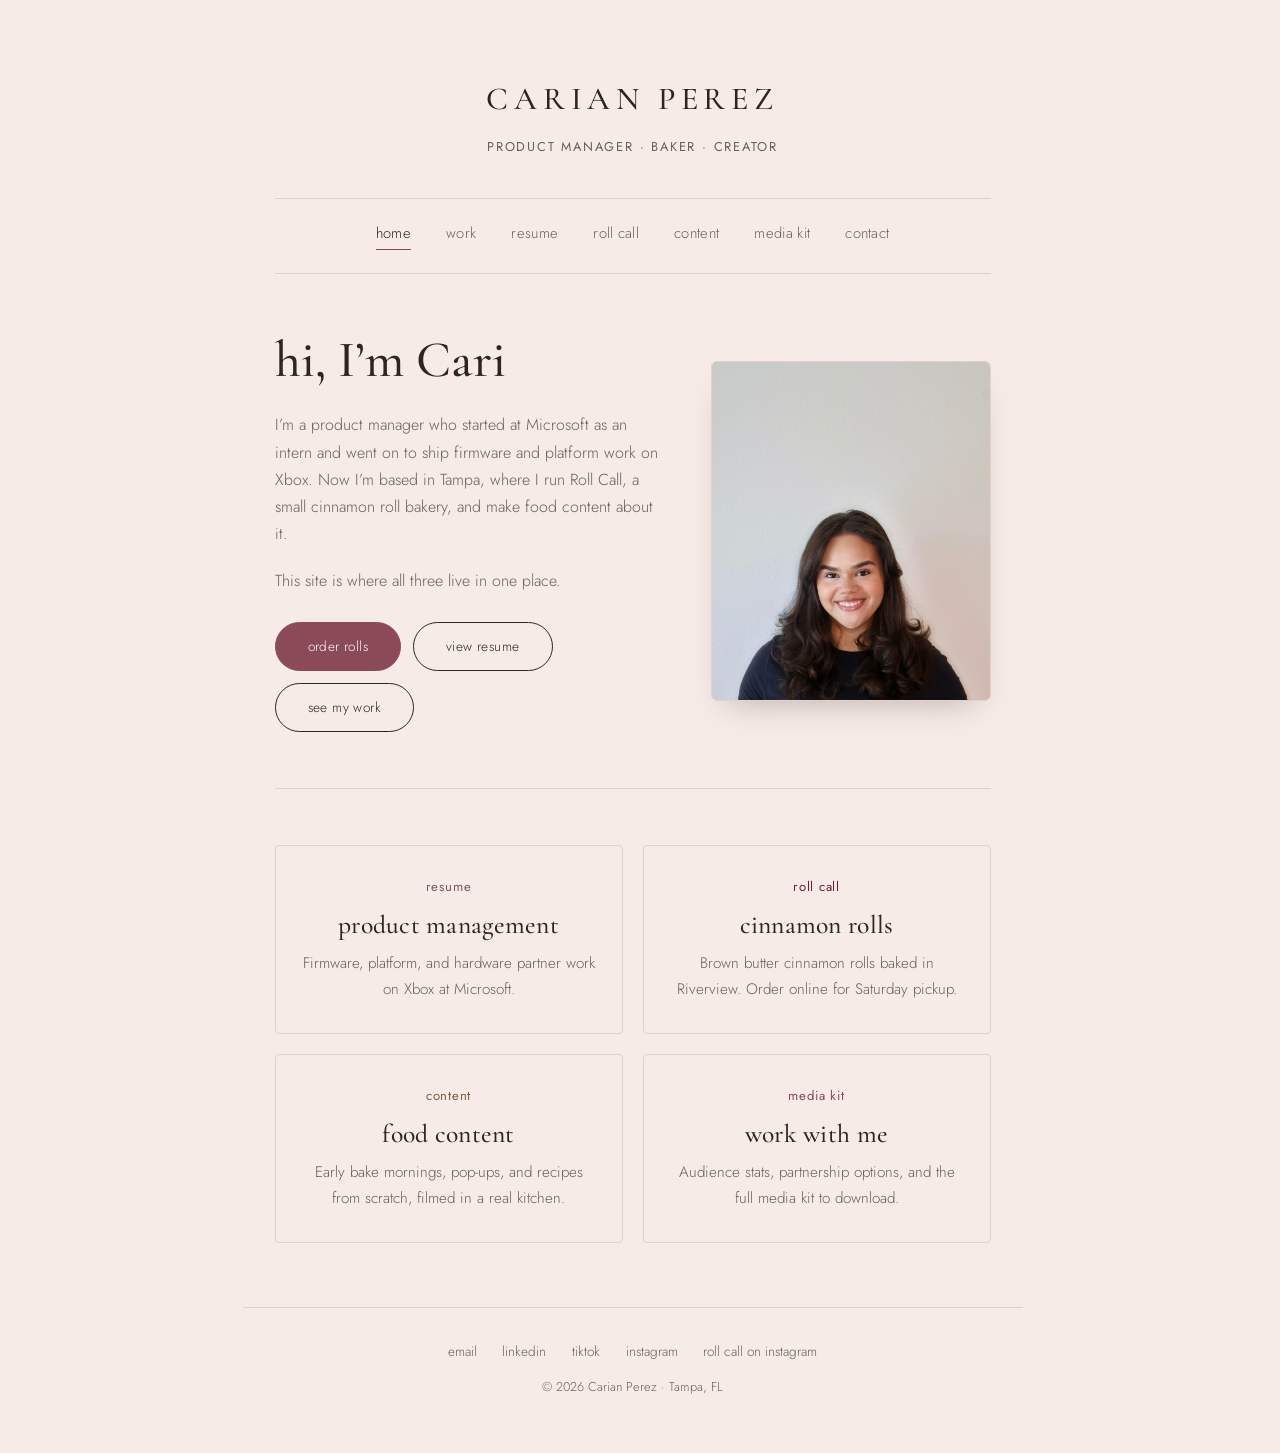
<file: index.html>
<!DOCTYPE html>
<html lang="en">
<head>
<meta charset="UTF-8">
<meta name="viewport" content="width=device-width, initial-scale=1.0">
<title>Carian Perez</title>
<meta name="description" content="Carian Perez is a product manager, baker, and content creator in Tampa, FL. Resume, Roll Call cinnamon rolls, and media kit.">
<meta property="og:title" content="Carian Perez">
<meta property="og:description" content="Carian Perez is a product manager, baker, and content creator in Tampa, FL. Resume, Roll Call cinnamon rolls, and media kit.">
<meta property="og:type" content="website">
<meta property="og:image" content="https://carianperez.github.io/images/profile.jpg">
<meta name="theme-color" content="#F6EBE7">
<link rel="icon" href="data:image/svg+xml,%3Csvg xmlns='http://www.w3.org/2000/svg' viewBox='0 0 64 64'%3E%3Crect width='64' height='64' rx='14' fill='%23F6EBE7'/%3E%3Ctext x='32' y='43' font-family='Georgia,serif' font-size='30' text-anchor='middle' fill='%237C5568'%3ECP%3C/text%3E%3C/svg%3E">
<link rel="preconnect" href="https://fonts.googleapis.com">
<link rel="preconnect" href="https://fonts.gstatic.com" crossorigin>
<link href="https://fonts.googleapis.com/css2?family=Cormorant+Garamond:ital,wght@0,400;0,500;0,600;1,400;1,500&family=Jost:wght@300;400;500&display=swap" rel="stylesheet">
<link rel="stylesheet" href="style.css">
</head>
<body class="theme-kit">
<a class="skip" href="#main">Skip to content</a>
<div class="wrap">

  <header class="mark">
    <a class="name" href="index.html">Carian Perez</a>
    <div class="tagline">product manager &middot; baker &middot; creator</div>
  </header>

  <nav class="topnav" aria-label="Main">
    <a href="index.html" aria-current="page">home</a>
    <a href="work.html">work</a>
    <a href="resume.html">resume</a>
    <a href="bakery.html">roll call</a>
    <a href="ugc.html">content</a>
    <a href="mediakit.html">media kit</a>
    <a href="contact.html">contact</a>
  </nav>

  <main id="main">
    <section class="hero-flex">
      <div class="hero-text">
        <h1>hi, I&rsquo;m Cari</h1>
        <p>I&rsquo;m a product manager who started at Microsoft as an intern and went on to ship firmware and platform work on Xbox. Now I&rsquo;m based in Tampa, where I run Roll Call, a small cinnamon roll bakery, and make food content about it.</p>
        <p>This site is where all three live in one place.</p>
        <div class="cta-row left">
          <a class="btn filled" href="https://roll-call-bakery.square.site/" target="_blank" rel="noopener">order rolls</a>
          <a class="btn" href="resume.html">view resume</a>
          <a class="btn" href="work.html">see my work</a>
        </div>
      </div>
      <div class="hero-photo">
        <img src="images/profile.jpg" alt="Portrait of Cari" width="280" height="340">
      </div>
    </section>

    <hr class="divider">

    <section class="tiles" aria-label="Explore">
      <a class="tile" href="resume.html" style="--tile-accent:var(--resume)">
        <div class="eyebrow">resume</div>
        <h3>product management</h3>
        <p>Firmware, platform, and hardware partner work on Xbox at Microsoft.</p>
      </a>
      <a class="tile" href="bakery.html" style="--tile-accent:var(--bakery)">
        <div class="eyebrow">roll call</div>
        <h3>cinnamon rolls</h3>
        <p>Brown butter cinnamon rolls baked in Riverview. Order online for Saturday pickup.</p>
      </a>
      <a class="tile" href="ugc.html" style="--tile-accent:var(--content)">
        <div class="eyebrow">content</div>
        <h3>food content</h3>
        <p>Early bake mornings, pop-ups, and recipes from scratch, filmed in a real kitchen.</p>
      </a>
      <a class="tile" href="mediakit.html" style="--tile-accent:var(--kit)">
        <div class="eyebrow">media kit</div>
        <h3>work with me</h3>
        <p>Audience stats, partnership options, and the full media kit to download.</p>
      </a>
    </section>
  </main>

</div>

<footer class="site-footer">
  <div class="links">
    <a href="mailto:carianjperez@gmail.com">email</a>
    <a href="https://www.linkedin.com/in/CarianPerez" target="_blank" rel="noopener">linkedin</a>
    <a href="https://www.tiktok.com/@carianperez" target="_blank" rel="noopener">tiktok</a>
    <a href="https://instagram.com/creating.cari" target="_blank" rel="noopener">instagram</a>
    <a href="https://instagram.com/eatrollcall" target="_blank" rel="noopener">roll call on instagram</a>
  </div>
  <p>&copy; 2026 Carian Perez &middot; Tampa, FL</p>
</footer>
</body>
</html>
</file>
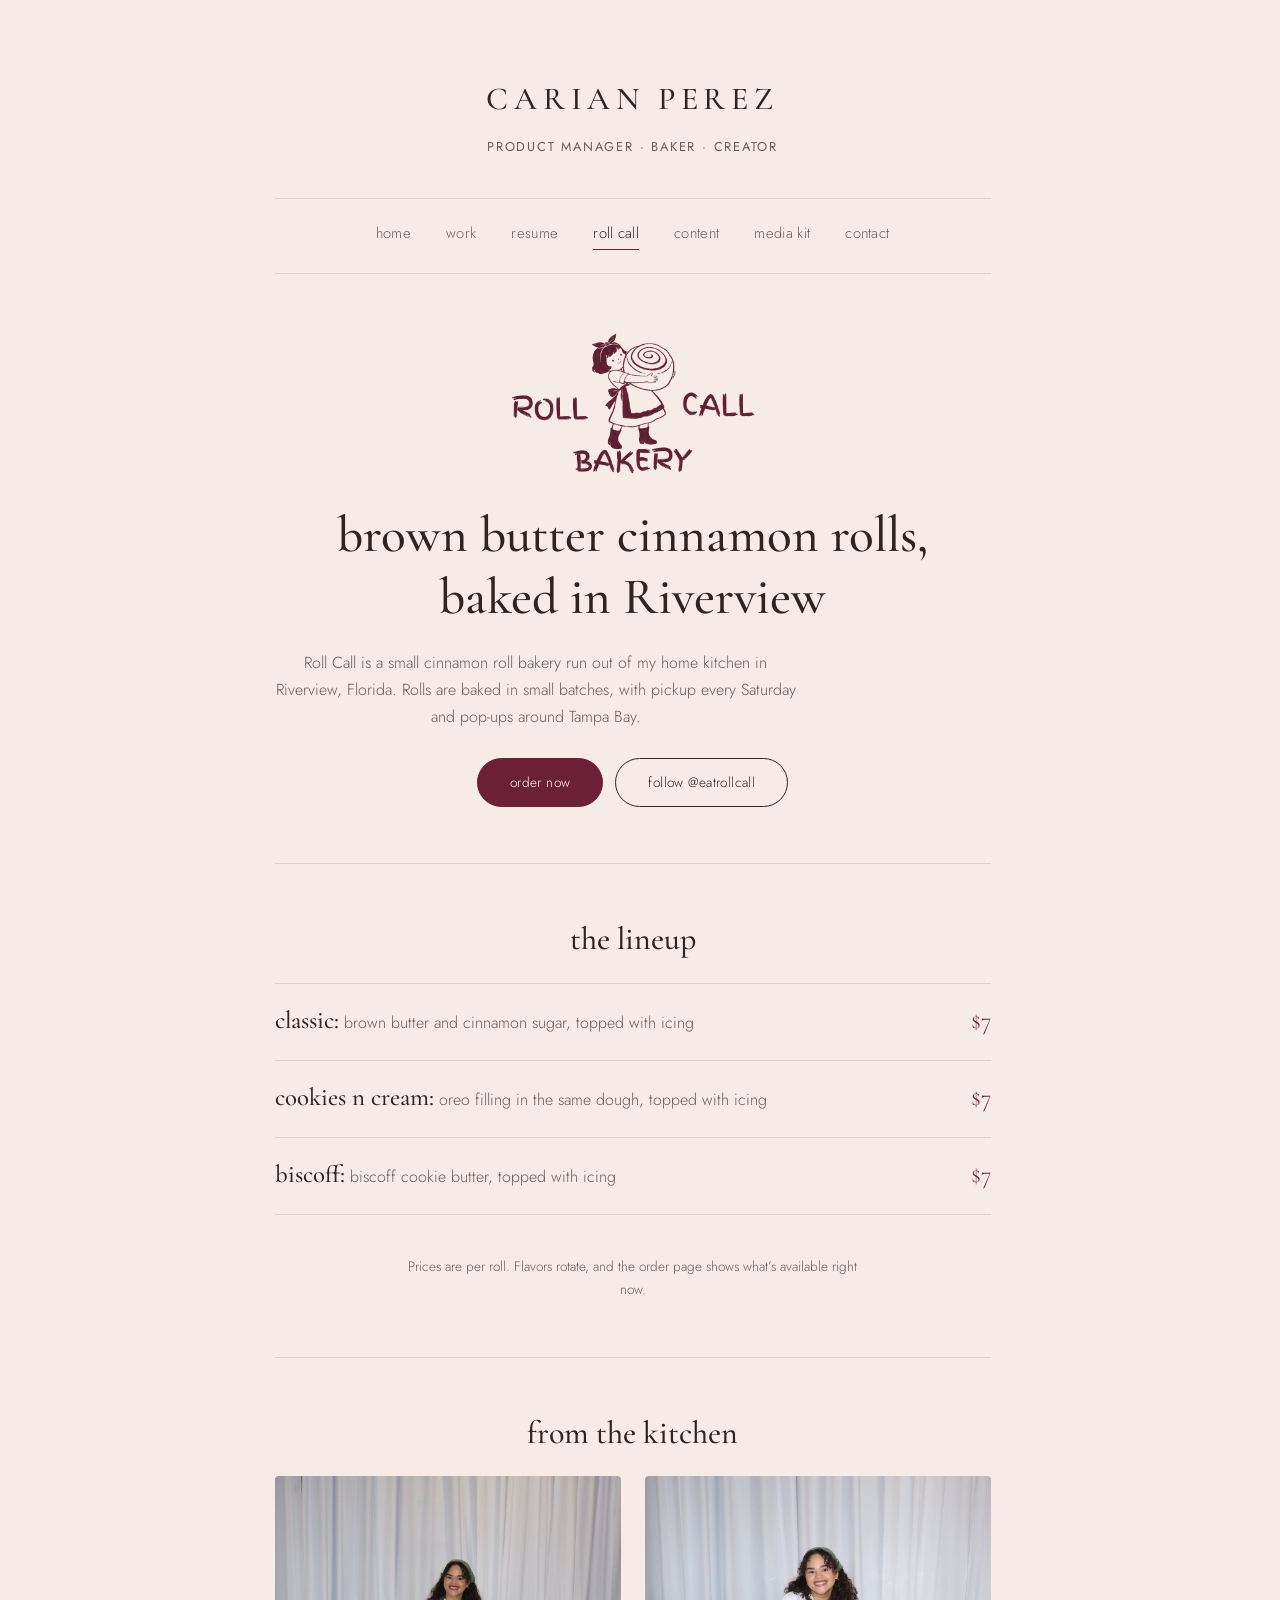
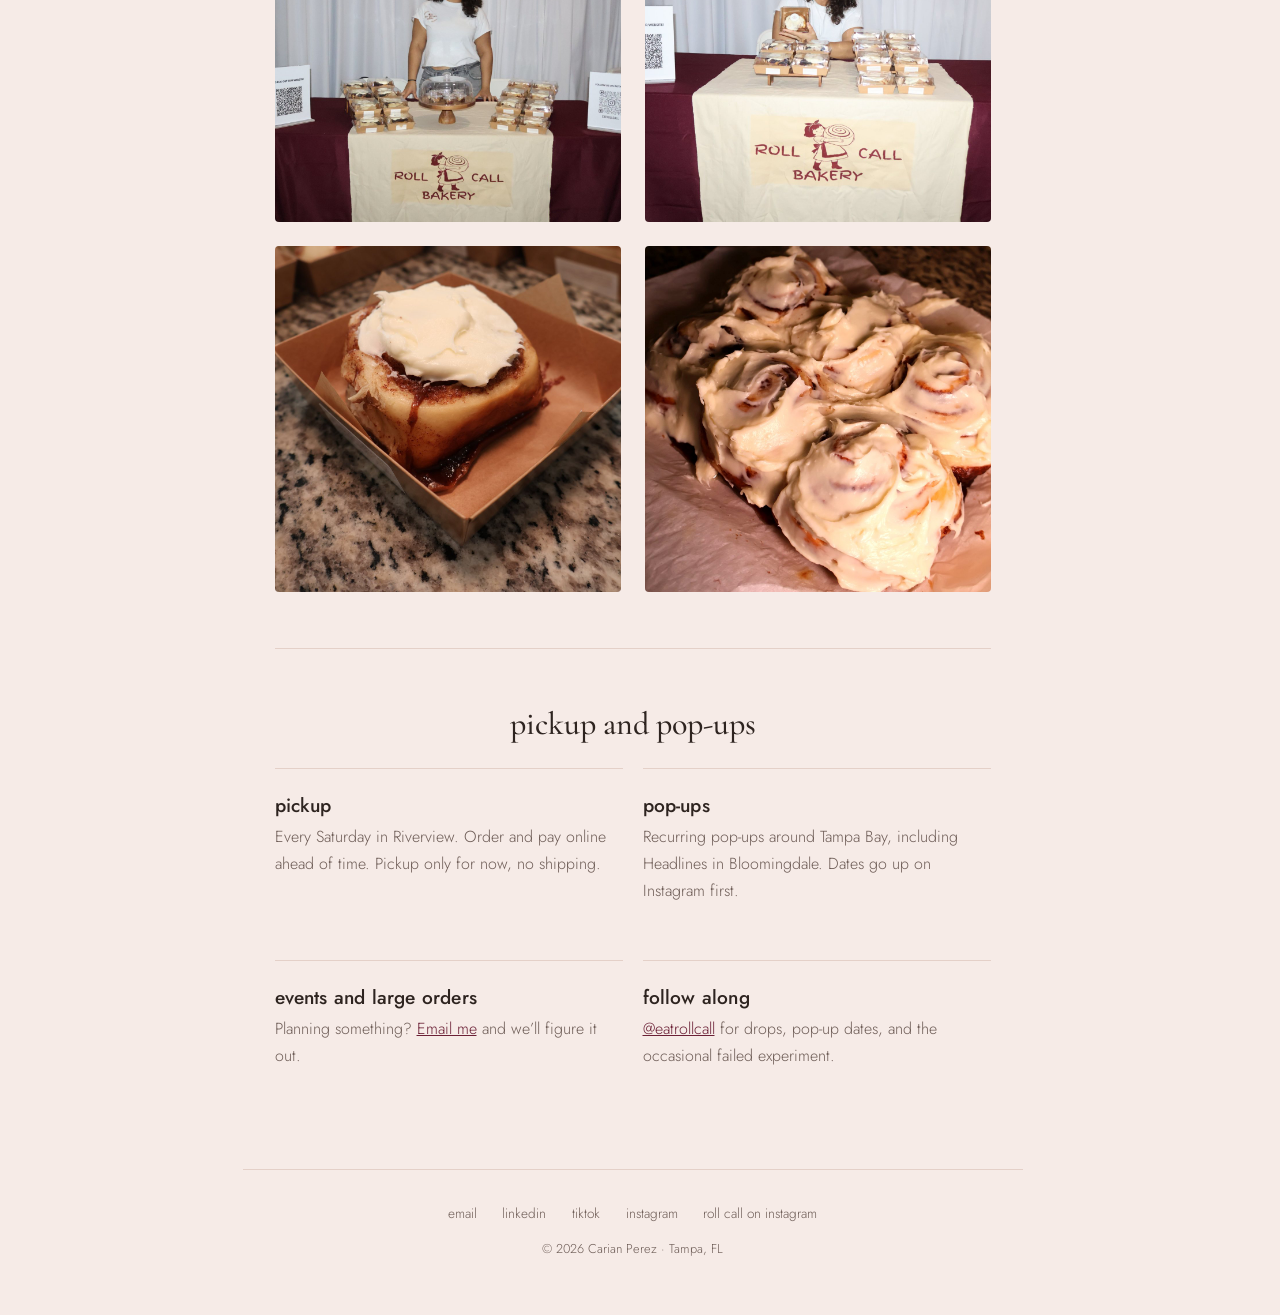
<file: bakery.html>
<!DOCTYPE html>
<html lang="en">
<head>
<meta charset="UTF-8">
<meta name="viewport" content="width=device-width, initial-scale=1.0">
<title>Roll Call | Carian Perez</title>
<meta name="description" content="Roll Call is a small cinnamon roll bakery in Riverview, FL. Brown butter cinnamon rolls, $7 each, order online for Saturday pickup.">
<meta property="og:title" content="Roll Call | Carian Perez">
<meta property="og:description" content="Roll Call is a small cinnamon roll bakery in Riverview, FL. Brown butter cinnamon rolls, $7 each, order online for Saturday pickup.">
<meta property="og:type" content="website">
<meta property="og:image" content="https://carianperez.github.io/images/rollcall-popup.jpg">
<meta name="theme-color" content="#F6EBE7">
<link rel="icon" href="data:image/svg+xml,%3Csvg xmlns='http://www.w3.org/2000/svg' viewBox='0 0 64 64'%3E%3Crect width='64' height='64' rx='14' fill='%23F6EBE7'/%3E%3Ctext x='32' y='43' font-family='Georgia,serif' font-size='30' text-anchor='middle' fill='%237C5568'%3ECP%3C/text%3E%3C/svg%3E">
<link rel="preconnect" href="https://fonts.googleapis.com">
<link rel="preconnect" href="https://fonts.gstatic.com" crossorigin>
<link href="https://fonts.googleapis.com/css2?family=Cormorant+Garamond:ital,wght@0,400;0,500;0,600;1,400;1,500&family=Jost:wght@300;400;500&display=swap" rel="stylesheet">
<link rel="stylesheet" href="style.css">
</head>
<body class="theme-bakery">
<a class="skip" href="#main">Skip to content</a>
<div class="wrap">

  <header class="mark">
    <a class="name" href="index.html">Carian Perez</a>
    <div class="tagline">product manager &middot; baker &middot; creator</div>
  </header>

  <nav class="topnav" aria-label="Main">
    <a href="index.html">home</a>
    <a href="work.html">work</a>
    <a href="resume.html">resume</a>
    <a href="bakery.html" aria-current="page">roll call</a>
    <a href="ugc.html">content</a>
    <a href="mediakit.html">media kit</a>
    <a href="contact.html">contact</a>
  </nav>

  <main id="main">
    <section class="intro">
      <img class="brand-logo" src="images/rollcall-logo.png" alt="Roll Call Bakery logo: a girl in an apron hugging a giant cinnamon roll" width="806" height="476">
      <h1>brown butter cinnamon rolls, baked in Riverview</h1>
      <p>Roll Call is a small cinnamon roll bakery run out of my home kitchen in Riverview, Florida. Rolls are baked in small batches, with pickup every Saturday and pop-ups around Tampa Bay.</p>
      <div class="cta-row">
        <a class="btn filled" href="https://roll-call-bakery.square.site/" target="_blank" rel="noopener">order now</a>
        <a class="btn" href="https://instagram.com/eatrollcall" target="_blank" rel="noopener">follow @eatrollcall</a>
      </div>
    </section>

    <hr class="divider">

    <section>
      <h2 class="section-title">the lineup</h2>
      <ul class="lineup">
        <li><span class="text"><strong class="item">classic:</strong> brown butter and cinnamon sugar, topped with icing</span><span class="price">$7</span></li>
        <li><span class="text"><strong class="item">cookies n cream:</strong> oreo filling in the same dough, topped with icing</span><span class="price">$7</span></li>
        <li><span class="text"><strong class="item">biscoff:</strong> biscoff cookie butter, topped with icing</span><span class="price">$7</span></li>
      </ul>
      <p class="fine">Prices are per roll. Flavors rotate, and the order page shows what&rsquo;s available right now.</p>
    </section>

    <section>
      <hr class="divider">
      <h2 class="section-title">from the kitchen</h2>
      <div class="gallery">
        <figure><img src="images/rollcall-popup.jpg" alt="Cari smiling behind the Roll Call Bakery pop-up table, with boxed cinnamon rolls on both sides of a cake stand and the Roll Call banner on the front" width="1200" height="1200" loading="lazy" decoding="async"></figure>
        <figure><img src="images/rollcall-holding.jpg" alt="Cari holding up a boxed cinnamon roll at the Roll Call Bakery table" width="1200" height="1200" loading="lazy" decoding="async"></figure>
        <figure><img src="images/rollcall-box.jpg" alt="A single iced cinnamon roll in a kraft box, with more boxed rolls behind it" width="1200" height="1200" loading="lazy" decoding="async"></figure>
        <figure><img src="images/rollcall-tray.jpg" alt="A pan of iced cinnamon rolls on parchment" width="1200" height="1200" loading="lazy" decoding="async"></figure>
      </div>
    </section>

    <hr class="divider">

    <section>
      <h2 class="section-title">pickup and pop-ups</h2>
      <div class="info-grid">
        <div class="info">
          <h3>pickup</h3>
          <p>Every Saturday in Riverview. Order and pay online ahead of time. Pickup only for now, no shipping.</p>
        </div>
        <div class="info">
          <h3>pop-ups</h3>
          <p>Recurring pop-ups around Tampa Bay, including Headlines in Bloomingdale. Dates go up on Instagram first.</p>
        </div>
        <div class="info">
          <h3>events and large orders</h3>
          <p>Planning something? <a href="mailto:carianjperez@gmail.com">Email me</a> and we&rsquo;ll figure it out.</p>
        </div>
        <div class="info">
          <h3>follow along</h3>
          <p><a href="https://instagram.com/eatrollcall" target="_blank" rel="noopener">@eatrollcall</a> for drops, pop-up dates, and the occasional failed experiment.</p>
        </div>
      </div>
    </section>
  </main>

</div>

<footer class="site-footer">
  <div class="links">
    <a href="mailto:carianjperez@gmail.com">email</a>
    <a href="https://www.linkedin.com/in/CarianPerez" target="_blank" rel="noopener">linkedin</a>
    <a href="https://www.tiktok.com/@carianperez" target="_blank" rel="noopener">tiktok</a>
    <a href="https://instagram.com/creating.cari" target="_blank" rel="noopener">instagram</a>
    <a href="https://instagram.com/eatrollcall" target="_blank" rel="noopener">roll call on instagram</a>
  </div>
  <p>&copy; 2026 Carian Perez &middot; Tampa, FL</p>
</footer>
</body>
</html>
</file>
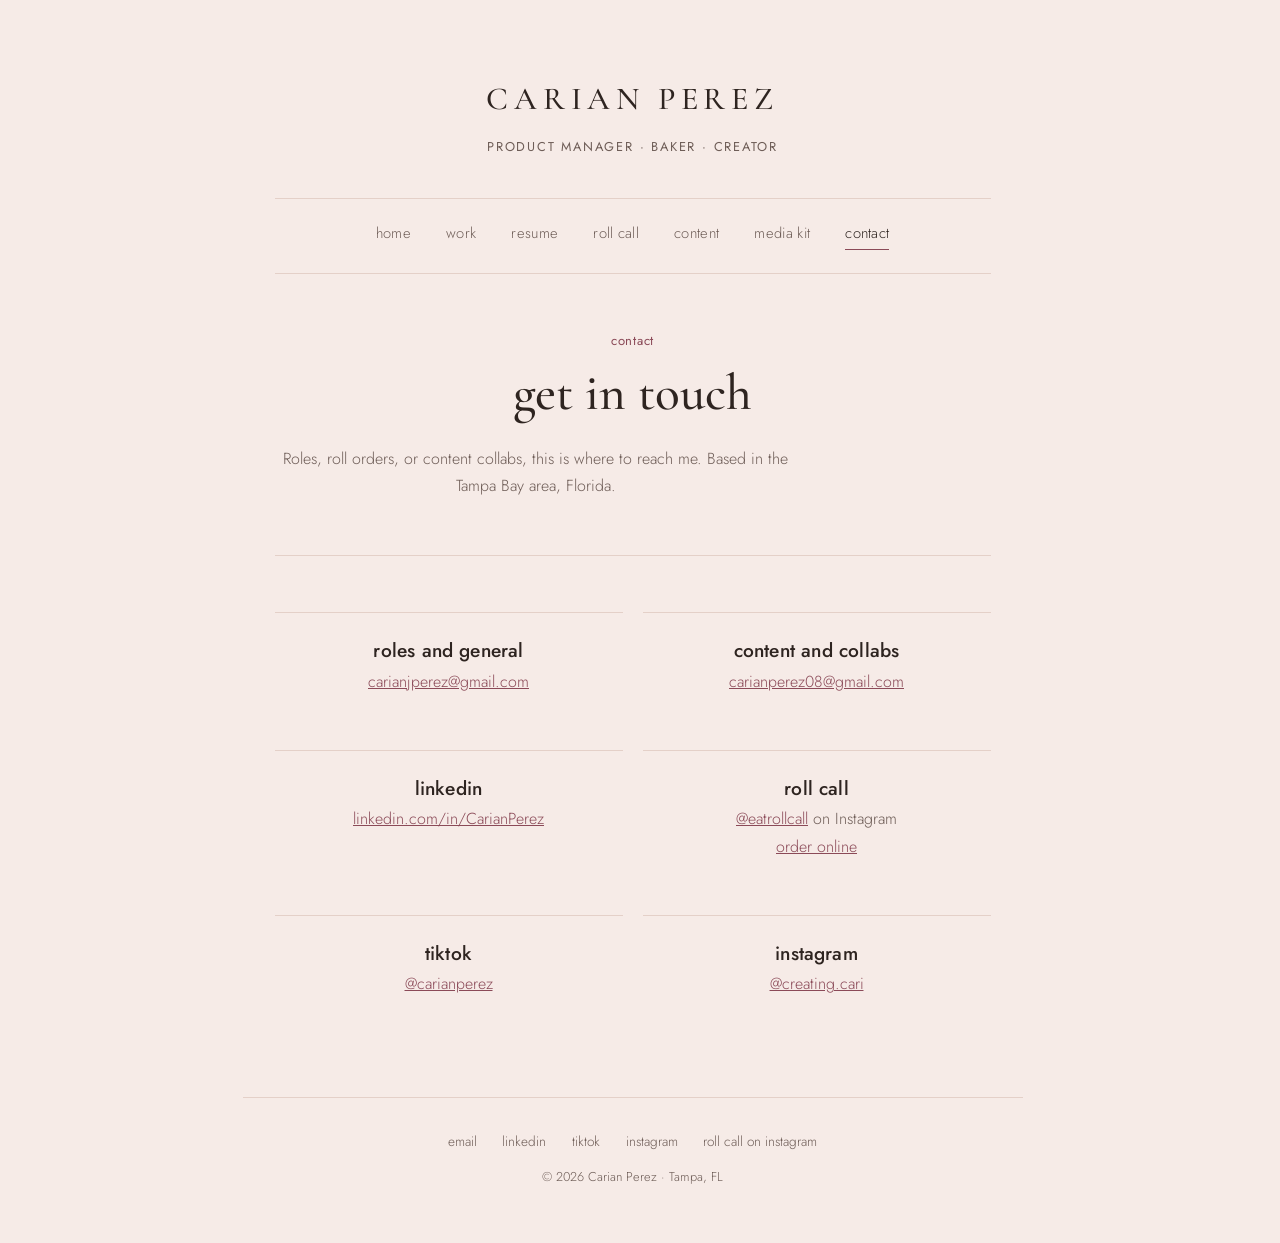
<file: contact.html>
<!DOCTYPE html>
<html lang="en">
<head>
<meta charset="UTF-8">
<meta name="viewport" content="width=device-width, initial-scale=1.0">
<title>Contact | Carian Perez</title>
<meta name="description" content="Contact Carian Perez for roles, Roll Call orders, or content collaborations.">
<meta property="og:title" content="Contact | Carian Perez">
<meta property="og:description" content="Contact Carian Perez for roles, Roll Call orders, or content collaborations.">
<meta property="og:type" content="website">
<meta property="og:image" content="https://carianperez.github.io/images/profile.jpg">
<meta name="theme-color" content="#F6EBE7">
<link rel="icon" href="data:image/svg+xml,%3Csvg xmlns='http://www.w3.org/2000/svg' viewBox='0 0 64 64'%3E%3Crect width='64' height='64' rx='14' fill='%23F6EBE7'/%3E%3Ctext x='32' y='43' font-family='Georgia,serif' font-size='30' text-anchor='middle' fill='%237C5568'%3ECP%3C/text%3E%3C/svg%3E">
<link rel="preconnect" href="https://fonts.googleapis.com">
<link rel="preconnect" href="https://fonts.gstatic.com" crossorigin>
<link href="https://fonts.googleapis.com/css2?family=Cormorant+Garamond:ital,wght@0,400;0,500;0,600;1,400;1,500&family=Jost:wght@300;400;500&display=swap" rel="stylesheet">
<link rel="stylesheet" href="style.css">
</head>
<body class="theme-kit">
<a class="skip" href="#main">Skip to content</a>
<div class="wrap">

  <header class="mark">
    <a class="name" href="index.html">Carian Perez</a>
    <div class="tagline">product manager &middot; baker &middot; creator</div>
  </header>

  <nav class="topnav" aria-label="Main">
    <a href="index.html">home</a>
    <a href="work.html">work</a>
    <a href="resume.html">resume</a>
    <a href="bakery.html">roll call</a>
    <a href="ugc.html">content</a>
    <a href="mediakit.html">media kit</a>
    <a href="contact.html" aria-current="page">contact</a>
  </nav>

  <main id="main">
    <section class="intro">
      <div class="eyebrow">contact</div>
      <h1>get in touch</h1>
      <p>Roles, roll orders, or content collabs, this is where to reach me. Based in the Tampa Bay area, Florida.</p>
    </section>

    <hr class="divider">

    <section class="info-grid center">
      <div class="info">
        <h3>roles and general</h3>
        <p><a href="mailto:carianjperez@gmail.com">carianjperez@gmail.com</a></p>
      </div>
      <div class="info">
        <h3>content and collabs</h3>
        <p><a href="mailto:carianperez08@gmail.com">carianperez08@gmail.com</a></p>
      </div>
      <div class="info">
        <h3>linkedin</h3>
        <p><a href="https://www.linkedin.com/in/CarianPerez" target="_blank" rel="noopener">linkedin.com/in/CarianPerez</a></p>
      </div>
      <div class="info">
        <h3>roll call</h3>
        <p><a href="https://instagram.com/eatrollcall" target="_blank" rel="noopener">@eatrollcall</a> on Instagram<br><a href="https://roll-call-bakery.square.site/" target="_blank" rel="noopener">order online</a></p>
      </div>
      <div class="info">
        <h3>tiktok</h3>
        <p><a href="https://www.tiktok.com/@carianperez" target="_blank" rel="noopener">@carianperez</a></p>
      </div>
      <div class="info">
        <h3>instagram</h3>
        <p><a href="https://instagram.com/creating.cari" target="_blank" rel="noopener">@creating.cari</a></p>
      </div>
    </section>
  </main>

</div>

<footer class="site-footer">
  <div class="links">
    <a href="mailto:carianjperez@gmail.com">email</a>
    <a href="https://www.linkedin.com/in/CarianPerez" target="_blank" rel="noopener">linkedin</a>
    <a href="https://www.tiktok.com/@carianperez" target="_blank" rel="noopener">tiktok</a>
    <a href="https://instagram.com/creating.cari" target="_blank" rel="noopener">instagram</a>
    <a href="https://instagram.com/eatrollcall" target="_blank" rel="noopener">roll call on instagram</a>
  </div>
  <p>&copy; 2026 Carian Perez &middot; Tampa, FL</p>
</footer>
</body>
</html>
</file>
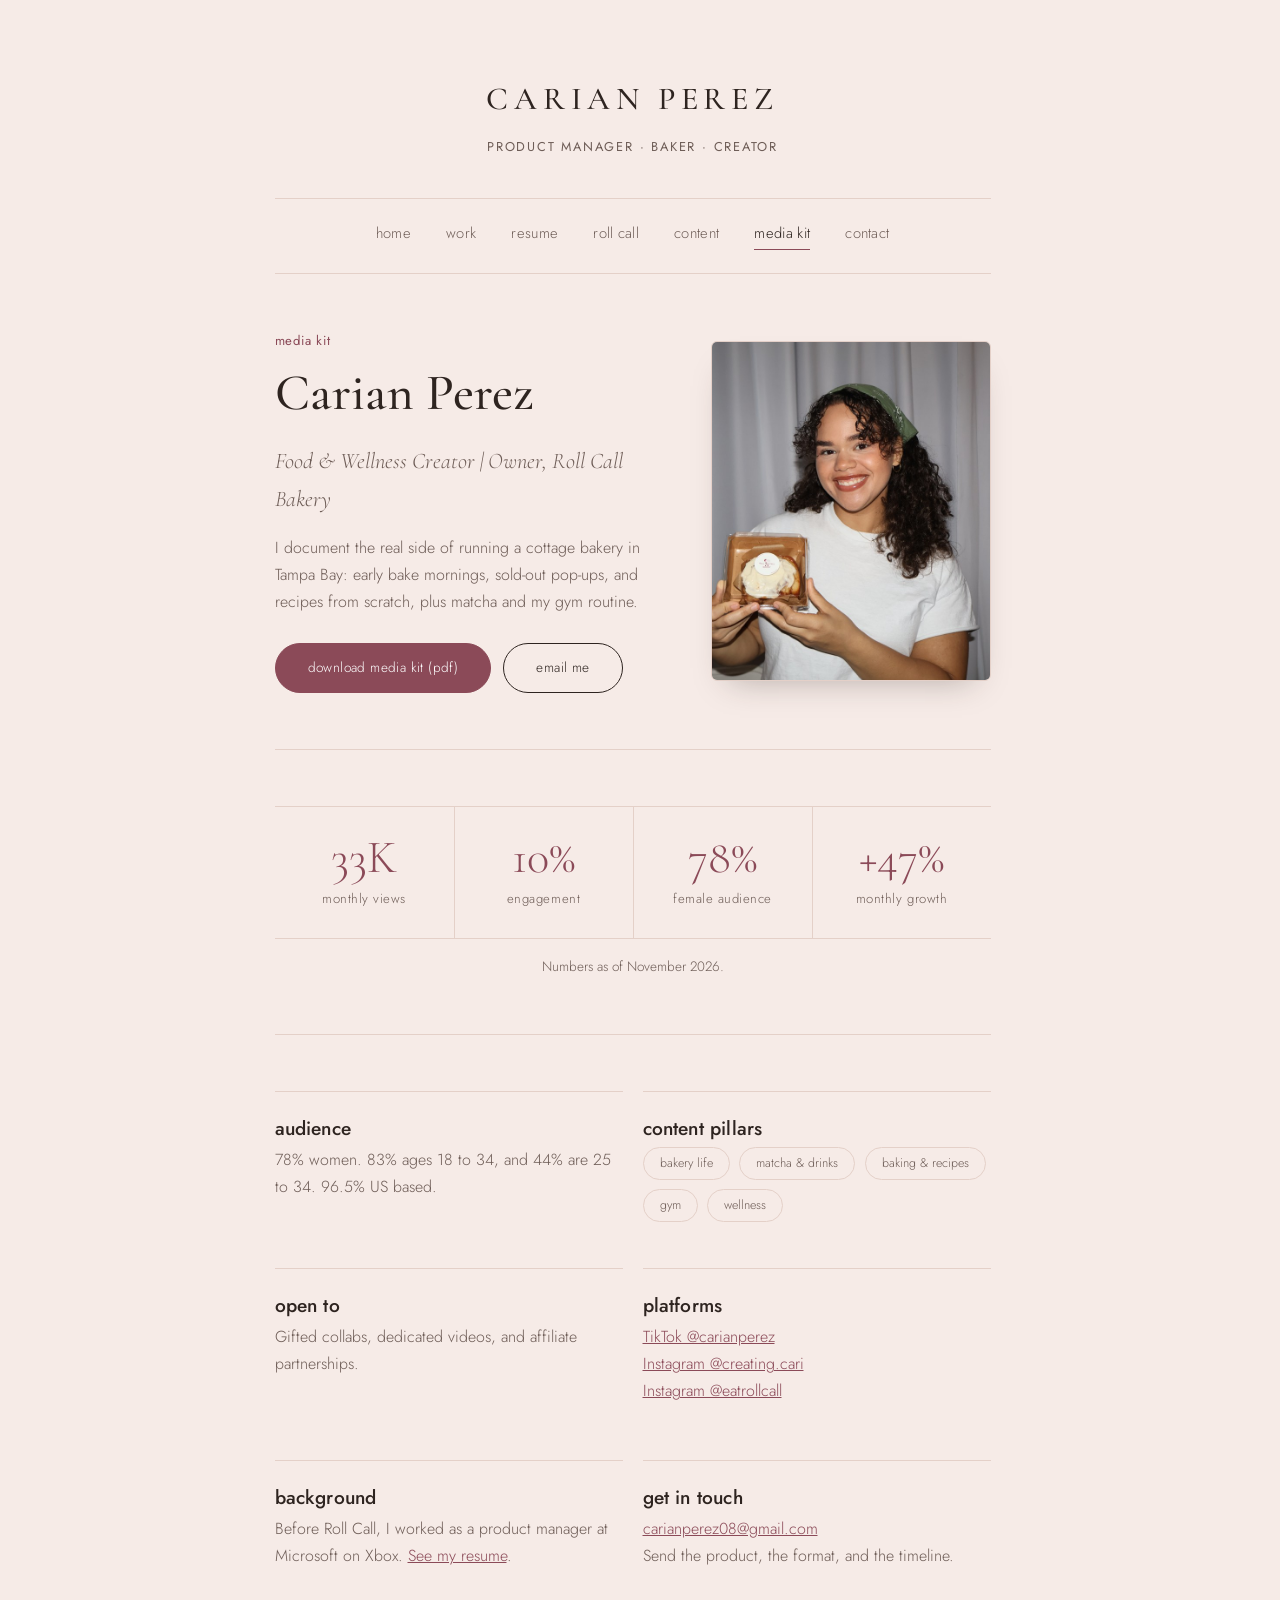
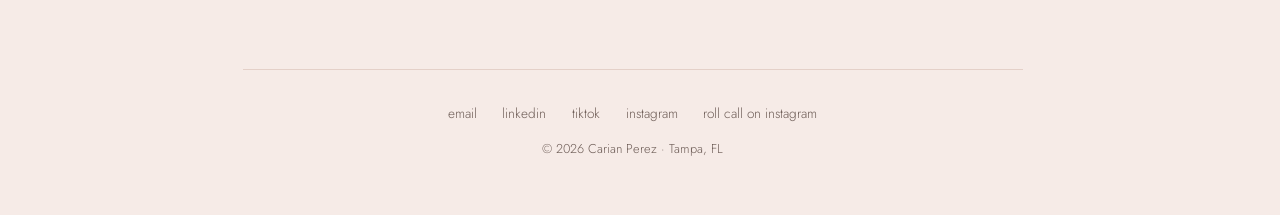
<file: mediakit.html>
<!DOCTYPE html>
<html lang="en">
<head>
<meta charset="UTF-8">
<meta name="viewport" content="width=device-width, initial-scale=1.0">
<title>Media Kit | Carian Perez</title>
<meta name="description" content="Media kit for Carian Perez, a Tampa-based food and wellness creator open to gifted collabs, dedicated videos, and affiliate partnerships.">
<meta property="og:title" content="Media Kit | Carian Perez">
<meta property="og:description" content="Media kit for Carian Perez, a Tampa-based food and wellness creator open to gifted collabs, dedicated videos, and affiliate partnerships.">
<meta property="og:type" content="website">
<meta property="og:image" content="https://carianperez.github.io/images/creator-portrait.jpg">
<meta name="theme-color" content="#F6EBE7">
<link rel="icon" href="data:image/svg+xml,%3Csvg xmlns='http://www.w3.org/2000/svg' viewBox='0 0 64 64'%3E%3Crect width='64' height='64' rx='14' fill='%23F6EBE7'/%3E%3Ctext x='32' y='43' font-family='Georgia,serif' font-size='30' text-anchor='middle' fill='%237C5568'%3ECP%3C/text%3E%3C/svg%3E">
<link rel="preconnect" href="https://fonts.googleapis.com">
<link rel="preconnect" href="https://fonts.gstatic.com" crossorigin>
<link href="https://fonts.googleapis.com/css2?family=Cormorant+Garamond:ital,wght@0,400;0,500;0,600;1,400;1,500&family=Jost:wght@300;400;500&display=swap" rel="stylesheet">
<link rel="stylesheet" href="style.css">
</head>
<body class="theme-kit">
<a class="skip" href="#main">Skip to content</a>
<div class="wrap">

  <header class="mark">
    <a class="name" href="index.html">Carian Perez</a>
    <div class="tagline">product manager &middot; baker &middot; creator</div>
  </header>

  <nav class="topnav" aria-label="Main">
    <a href="index.html">home</a>
    <a href="work.html">work</a>
    <a href="resume.html">resume</a>
    <a href="bakery.html">roll call</a>
    <a href="ugc.html">content</a>
    <a href="mediakit.html" aria-current="page">media kit</a>
    <a href="contact.html">contact</a>
  </nav>

  <main id="main">
    <section class="hero-flex">
      <div class="hero-text">
        <div class="eyebrow">media kit</div>
        <h1>Carian Perez</h1>
        <p class="subtitle">Food &amp; Wellness Creator | Owner, Roll Call Bakery</p>
        <p>I document the real side of running a cottage bakery in Tampa Bay: early bake mornings, sold-out pop-ups, and recipes from scratch, plus matcha and my gym routine.</p>
        <div class="cta-row left">
          <a class="btn filled" href="mediakit.pdf" target="_blank" rel="noopener">download media kit (pdf)</a>
          <a class="btn" href="mailto:carianperez08@gmail.com">email me</a>
        </div>
      </div>
      <div class="hero-photo">
        <img src="images/creator-portrait.jpg" alt="Cari smiling and holding a boxed Roll Call cinnamon roll" width="280" height="350">
      </div>
    </section>

    <hr class="divider">

    <section class="stats" aria-label="Audience stats">
      <div class="stat"><div class="num">33K</div><div class="label">monthly views</div></div>
      <div class="stat"><div class="num">10%</div><div class="label">engagement</div></div>
      <div class="stat"><div class="num">78%</div><div class="label">female audience</div></div>
      <div class="stat"><div class="num">+47%</div><div class="label">monthly growth</div></div>
    </section>
    <p class="fine">Numbers as of November 2026.</p>

    <hr class="divider">

    <section>
      <div class="info-grid">
        <div class="info">
          <h3>audience</h3>
          <p>78% women. 83% ages 18 to 34, and 44% are 25 to 34. 96.5% US based.</p>
        </div>
        <div class="info">
          <h3>content pillars</h3>
          <div class="pill-row">
            <span class="pill">bakery life</span>
            <span class="pill">matcha &amp; drinks</span>
            <span class="pill">baking &amp; recipes</span>
            <span class="pill">gym</span>
            <span class="pill">wellness</span>
          </div>
        </div>
        <div class="info">
          <h3>open to</h3>
          <p>Gifted collabs, dedicated videos, and affiliate partnerships.</p>
        </div>
        <div class="info">
          <h3>platforms</h3>
          <p><a href="https://www.tiktok.com/@carianperez" target="_blank" rel="noopener">TikTok @carianperez</a><br><a href="https://instagram.com/creating.cari" target="_blank" rel="noopener">Instagram @creating.cari</a><br><a href="https://instagram.com/eatrollcall" target="_blank" rel="noopener">Instagram @eatrollcall</a></p>
        </div>
        <div class="info">
          <h3>background</h3>
          <p>Before Roll Call, I worked as a product manager at Microsoft on Xbox. <a href="resume.html">See my resume</a>.</p>
        </div>
        <div class="info">
          <h3>get in touch</h3>
          <p><a href="mailto:carianperez08@gmail.com">carianperez08@gmail.com</a><br>Send the product, the format, and the timeline.</p>
        </div>
      </div>
    </section>
  </main>

</div>

<footer class="site-footer">
  <div class="links">
    <a href="mailto:carianjperez@gmail.com">email</a>
    <a href="https://www.linkedin.com/in/CarianPerez" target="_blank" rel="noopener">linkedin</a>
    <a href="https://www.tiktok.com/@carianperez" target="_blank" rel="noopener">tiktok</a>
    <a href="https://instagram.com/creating.cari" target="_blank" rel="noopener">instagram</a>
    <a href="https://instagram.com/eatrollcall" target="_blank" rel="noopener">roll call on instagram</a>
  </div>
  <p>&copy; 2026 Carian Perez &middot; Tampa, FL</p>
</footer>
</body>
</html>
</file>
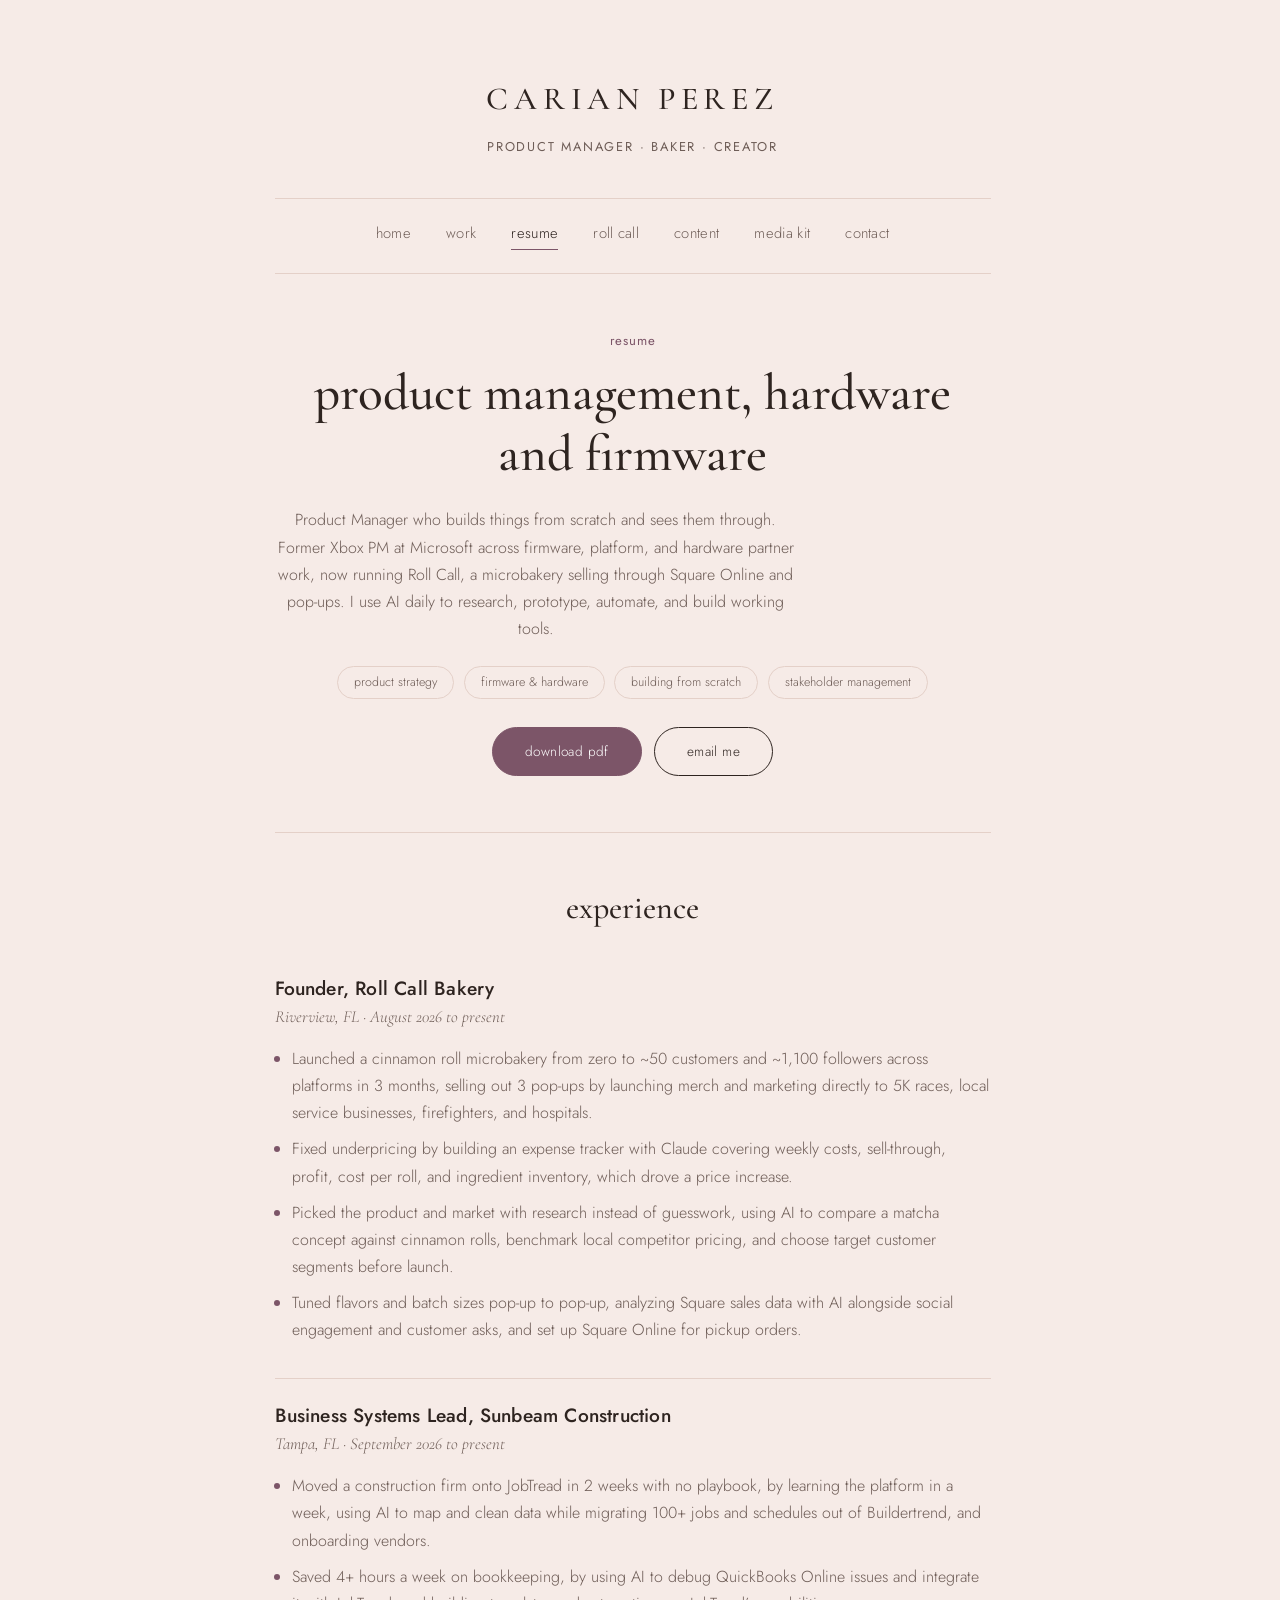
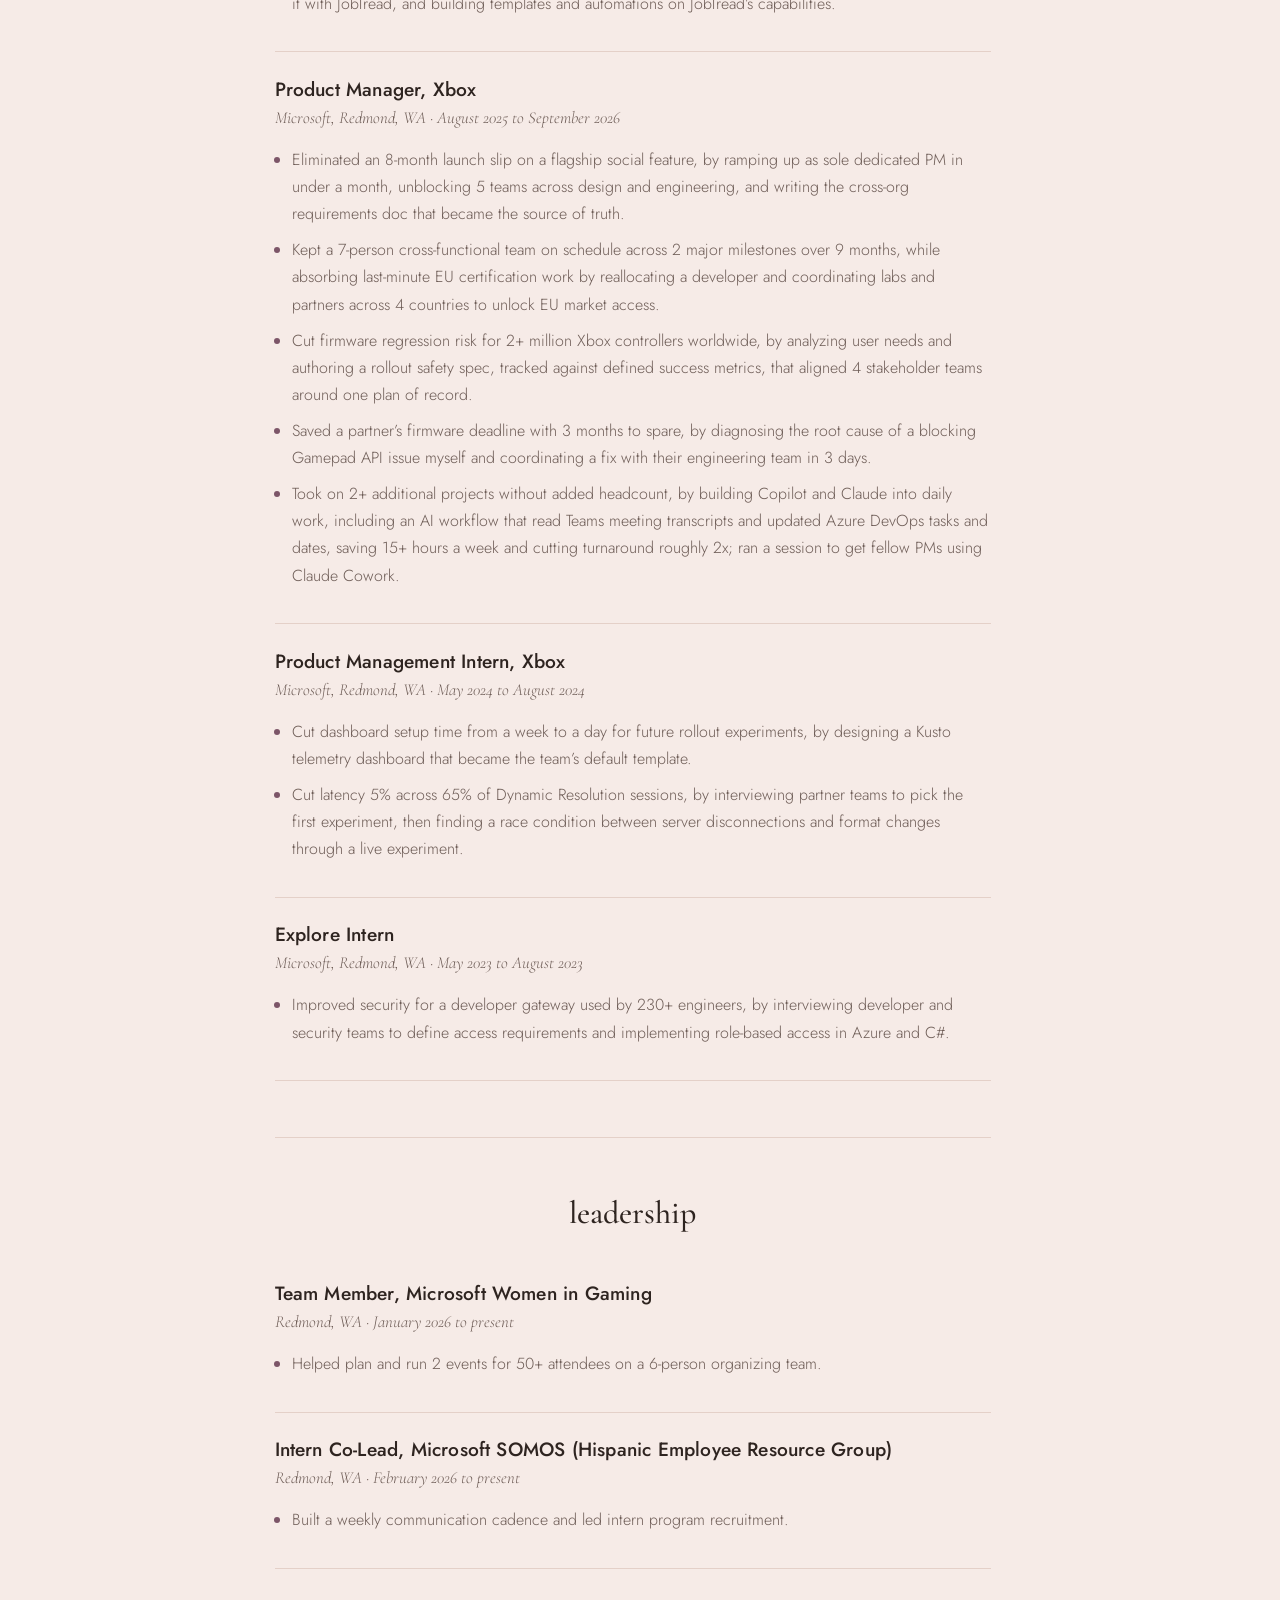
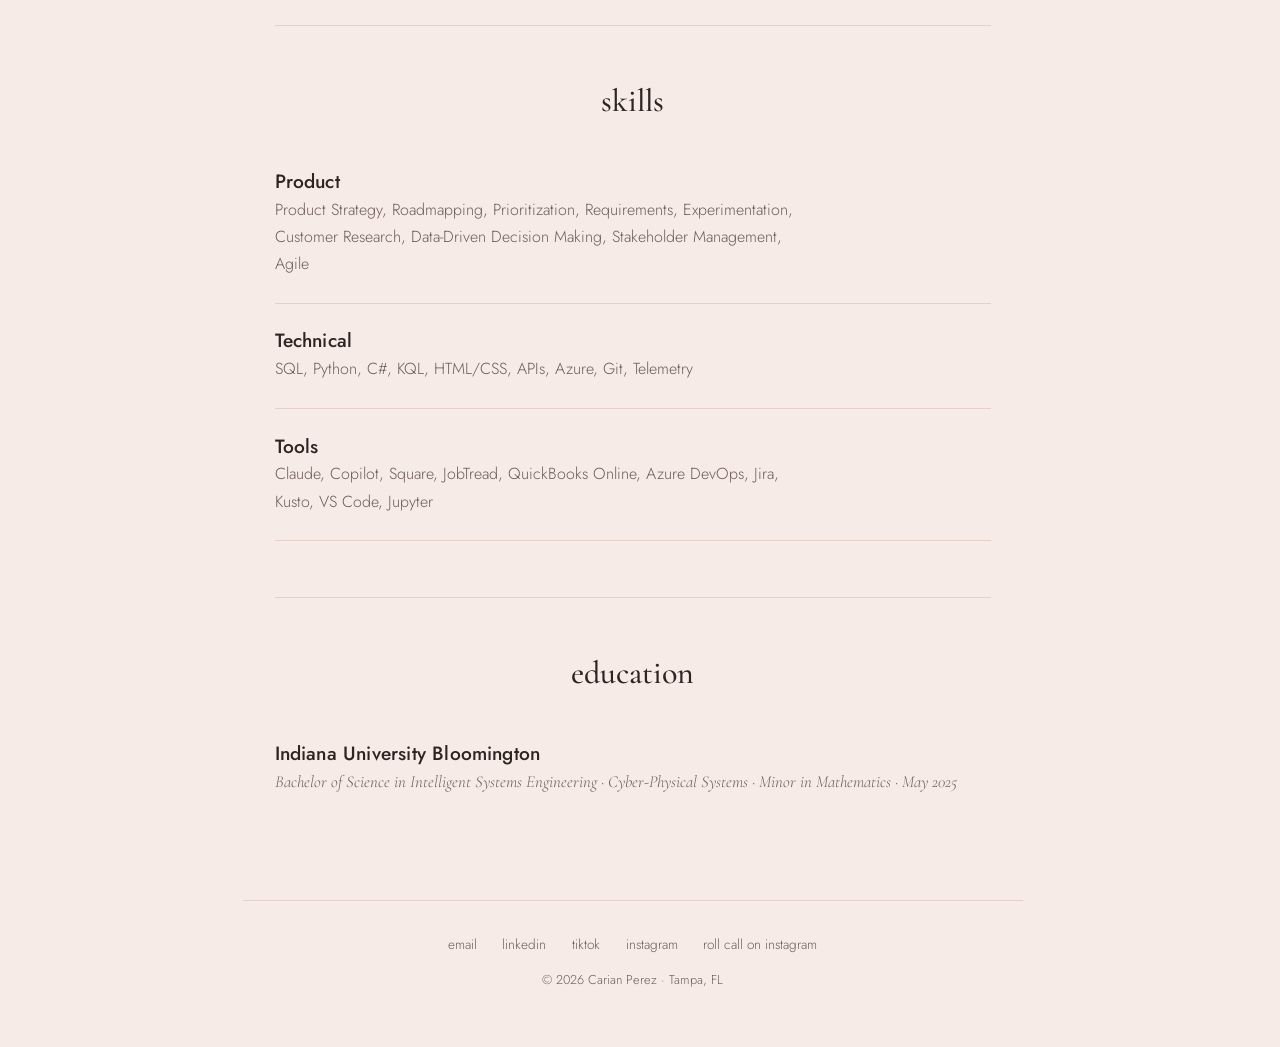
<file: resume.html>
<!DOCTYPE html>
<html lang="en">
<head>
<meta charset="UTF-8">
<meta name="viewport" content="width=device-width, initial-scale=1.0">
<title>Resume | Carian Perez</title>
<meta name="description" content="Product manager with experience across firmware, platform, and hardware partner teams at Microsoft Xbox.">
<meta property="og:title" content="Resume | Carian Perez">
<meta property="og:description" content="Product manager with experience across firmware, platform, and hardware partner teams at Microsoft Xbox.">
<meta property="og:type" content="website">
<meta property="og:image" content="https://carianperez.github.io/images/profile.jpg">
<meta name="theme-color" content="#F6EBE7">
<link rel="icon" href="data:image/svg+xml,%3Csvg xmlns='http://www.w3.org/2000/svg' viewBox='0 0 64 64'%3E%3Crect width='64' height='64' rx='14' fill='%23F6EBE7'/%3E%3Ctext x='32' y='43' font-family='Georgia,serif' font-size='30' text-anchor='middle' fill='%237C5568'%3ECP%3C/text%3E%3C/svg%3E">
<link rel="preconnect" href="https://fonts.googleapis.com">
<link rel="preconnect" href="https://fonts.gstatic.com" crossorigin>
<link href="https://fonts.googleapis.com/css2?family=Cormorant+Garamond:ital,wght@0,400;0,500;0,600;1,400;1,500&family=Jost:wght@300;400;500&display=swap" rel="stylesheet">
<link rel="stylesheet" href="style.css">
</head>
<body class="theme-resume">
<a class="skip" href="#main">Skip to content</a>
<div class="wrap">

  <header class="mark">
    <a class="name" href="index.html">Carian Perez</a>
    <div class="tagline">product manager &middot; baker &middot; creator</div>
  </header>

  <nav class="topnav" aria-label="Main">
    <a href="index.html">home</a>
    <a href="work.html">work</a>
    <a href="resume.html" aria-current="page">resume</a>
    <a href="bakery.html">roll call</a>
    <a href="ugc.html">content</a>
    <a href="mediakit.html">media kit</a>
    <a href="contact.html">contact</a>
  </nav>

  <main id="main">
    <section class="intro">
      <div class="eyebrow">resume</div>
      <h1>product management, hardware and firmware</h1>
      <p>Product Manager who builds things from scratch and sees them through. Former Xbox PM at Microsoft across firmware, platform, and hardware partner work, now running Roll Call, a microbakery selling through Square Online and pop-ups. I use AI daily to research, prototype, automate, and build working tools.</p>
      <div class="pill-row">
        <span class="pill">product strategy</span>
        <span class="pill">firmware &amp; hardware</span>
        <span class="pill">building from scratch</span>
        <span class="pill">stakeholder management</span>
      </div>
      <div class="cta-row">
        <a class="btn filled" href="resume.pdf" target="_blank" rel="noopener">download pdf</a>
        <a class="btn" href="mailto:carianjperez@gmail.com">email me</a>
      </div>
    </section>

    <hr class="divider">

    <h2 class="section-title">experience</h2>
    <article class="entry">
      <h3>Founder, Roll Call Bakery</h3>
      <div class="meta">Riverview, FL &middot; August 2026 to present</div>
      <ul>
        <li>Launched a cinnamon roll microbakery from zero to ~50 customers and ~1,100 followers across platforms in 3 months, selling out 3 pop-ups by launching merch and marketing directly to 5K races, local service businesses, firefighters, and hospitals.</li>
        <li>Fixed underpricing by building an expense tracker with Claude covering weekly costs, sell-through, profit, cost per roll, and ingredient inventory, which drove a price increase.</li>
        <li>Picked the product and market with research instead of guesswork, using AI to compare a matcha concept against cinnamon rolls, benchmark local competitor pricing, and choose target customer segments before launch.</li>
        <li>Tuned flavors and batch sizes pop-up to pop-up, analyzing Square sales data with AI alongside social engagement and customer asks, and set up Square Online for pickup orders.</li>
      </ul>
    </article>
    <article class="entry">
      <h3>Business Systems Lead, Sunbeam Construction</h3>
      <div class="meta">Tampa, FL &middot; September 2026 to present</div>
      <ul>
        <li>Moved a construction firm onto JobTread in 2 weeks with no playbook, by learning the platform in a week, using AI to map and clean data while migrating 100+ jobs and schedules out of Buildertrend, and onboarding vendors.</li>
        <li>Saved 4+ hours a week on bookkeeping, by using AI to debug QuickBooks Online issues and integrate it with JobTread, and building templates and automations on JobTread&rsquo;s capabilities.</li>
      </ul>
    </article>
    <article class="entry">
      <h3>Product Manager, Xbox</h3>
      <div class="meta">Microsoft, Redmond, WA &middot; August 2025 to September 2026</div>
      <ul>
        <li>Eliminated an 8-month launch slip on a flagship social feature, by ramping up as sole dedicated PM in under a month, unblocking 5 teams across design and engineering, and writing the cross-org requirements doc that became the source of truth.</li>
        <li>Kept a 7-person cross-functional team on schedule across 2 major milestones over 9 months, while absorbing last-minute EU certification work by reallocating a developer and coordinating labs and partners across 4 countries to unlock EU market access.</li>
        <li>Cut firmware regression risk for 2+ million Xbox controllers worldwide, by analyzing user needs and authoring a rollout safety spec, tracked against defined success metrics, that aligned 4 stakeholder teams around one plan of record.</li>
        <li>Saved a partner&rsquo;s firmware deadline with 3 months to spare, by diagnosing the root cause of a blocking Gamepad API issue myself and coordinating a fix with their engineering team in 3 days.</li>
        <li>Took on 2+ additional projects without added headcount, by building Copilot and Claude into daily work, including an AI workflow that read Teams meeting transcripts and updated Azure DevOps tasks and dates, saving 15+ hours a week and cutting turnaround roughly 2x; ran a session to get fellow PMs using Claude Cowork.</li>
      </ul>
    </article>
    <article class="entry">
      <h3>Product Management Intern, Xbox</h3>
      <div class="meta">Microsoft, Redmond, WA &middot; May 2024 to August 2024</div>
      <ul>
        <li>Cut dashboard setup time from a week to a day for future rollout experiments, by designing a Kusto telemetry dashboard that became the team&rsquo;s default template.</li>
        <li>Cut latency 5% across 65% of Dynamic Resolution sessions, by interviewing partner teams to pick the first experiment, then finding a race condition between server disconnections and format changes through a live experiment.</li>
      </ul>
    </article>
    <article class="entry">
      <h3>Explore Intern</h3>
      <div class="meta">Microsoft, Redmond, WA &middot; May 2023 to August 2023</div>
      <ul>
        <li>Improved security for a developer gateway used by 230+ engineers, by interviewing developer and security teams to define access requirements and implementing role-based access in Azure and C#.</li>
      </ul>
    </article>

    <hr class="divider">

    <h2 class="section-title">leadership</h2>
    <article class="entry">
      <h3>Team Member, Microsoft Women in Gaming</h3>
      <div class="meta">Redmond, WA &middot; January 2026 to present</div>
      <ul>
        <li>Helped plan and run 2 events for 50+ attendees on a 6-person organizing team.</li>
      </ul>
    </article>
    <article class="entry">
      <h3>Intern Co-Lead, Microsoft SOMOS (Hispanic Employee Resource Group)</h3>
      <div class="meta">Redmond, WA &middot; February 2026 to present</div>
      <ul>
        <li>Built a weekly communication cadence and led intern program recruitment.</li>
      </ul>
    </article>

    <hr class="divider">

    <h2 class="section-title">skills</h2>
    <article class="entry"><h3>Product</h3><p>Product Strategy, Roadmapping, Prioritization, Requirements, Experimentation, Customer Research, Data-Driven Decision Making, Stakeholder Management, Agile</p></article>
    <article class="entry"><h3>Technical</h3><p>SQL, Python, C#, KQL, HTML/CSS, APIs, Azure, Git, Telemetry</p></article>
    <article class="entry"><h3>Tools</h3><p>Claude, Copilot, Square, JobTread, QuickBooks Online, Azure DevOps, Jira, Kusto, VS Code, Jupyter</p></article>

    <hr class="divider">

    <h2 class="section-title">education</h2>
    <article class="entry">
      <h3>Indiana University Bloomington</h3>
      <div class="meta">Bachelor of Science in Intelligent Systems Engineering &middot; Cyber-Physical Systems &middot; Minor in Mathematics &middot; May 2025</div>
    </article>
  </main>

</div>

<footer class="site-footer">
  <div class="links">
    <a href="mailto:carianjperez@gmail.com">email</a>
    <a href="https://www.linkedin.com/in/CarianPerez" target="_blank" rel="noopener">linkedin</a>
    <a href="https://www.tiktok.com/@carianperez" target="_blank" rel="noopener">tiktok</a>
    <a href="https://instagram.com/creating.cari" target="_blank" rel="noopener">instagram</a>
    <a href="https://instagram.com/eatrollcall" target="_blank" rel="noopener">roll call on instagram</a>
  </div>
  <p>&copy; 2026 Carian Perez &middot; Tampa, FL</p>
</footer>
</body>
</html>
</file>
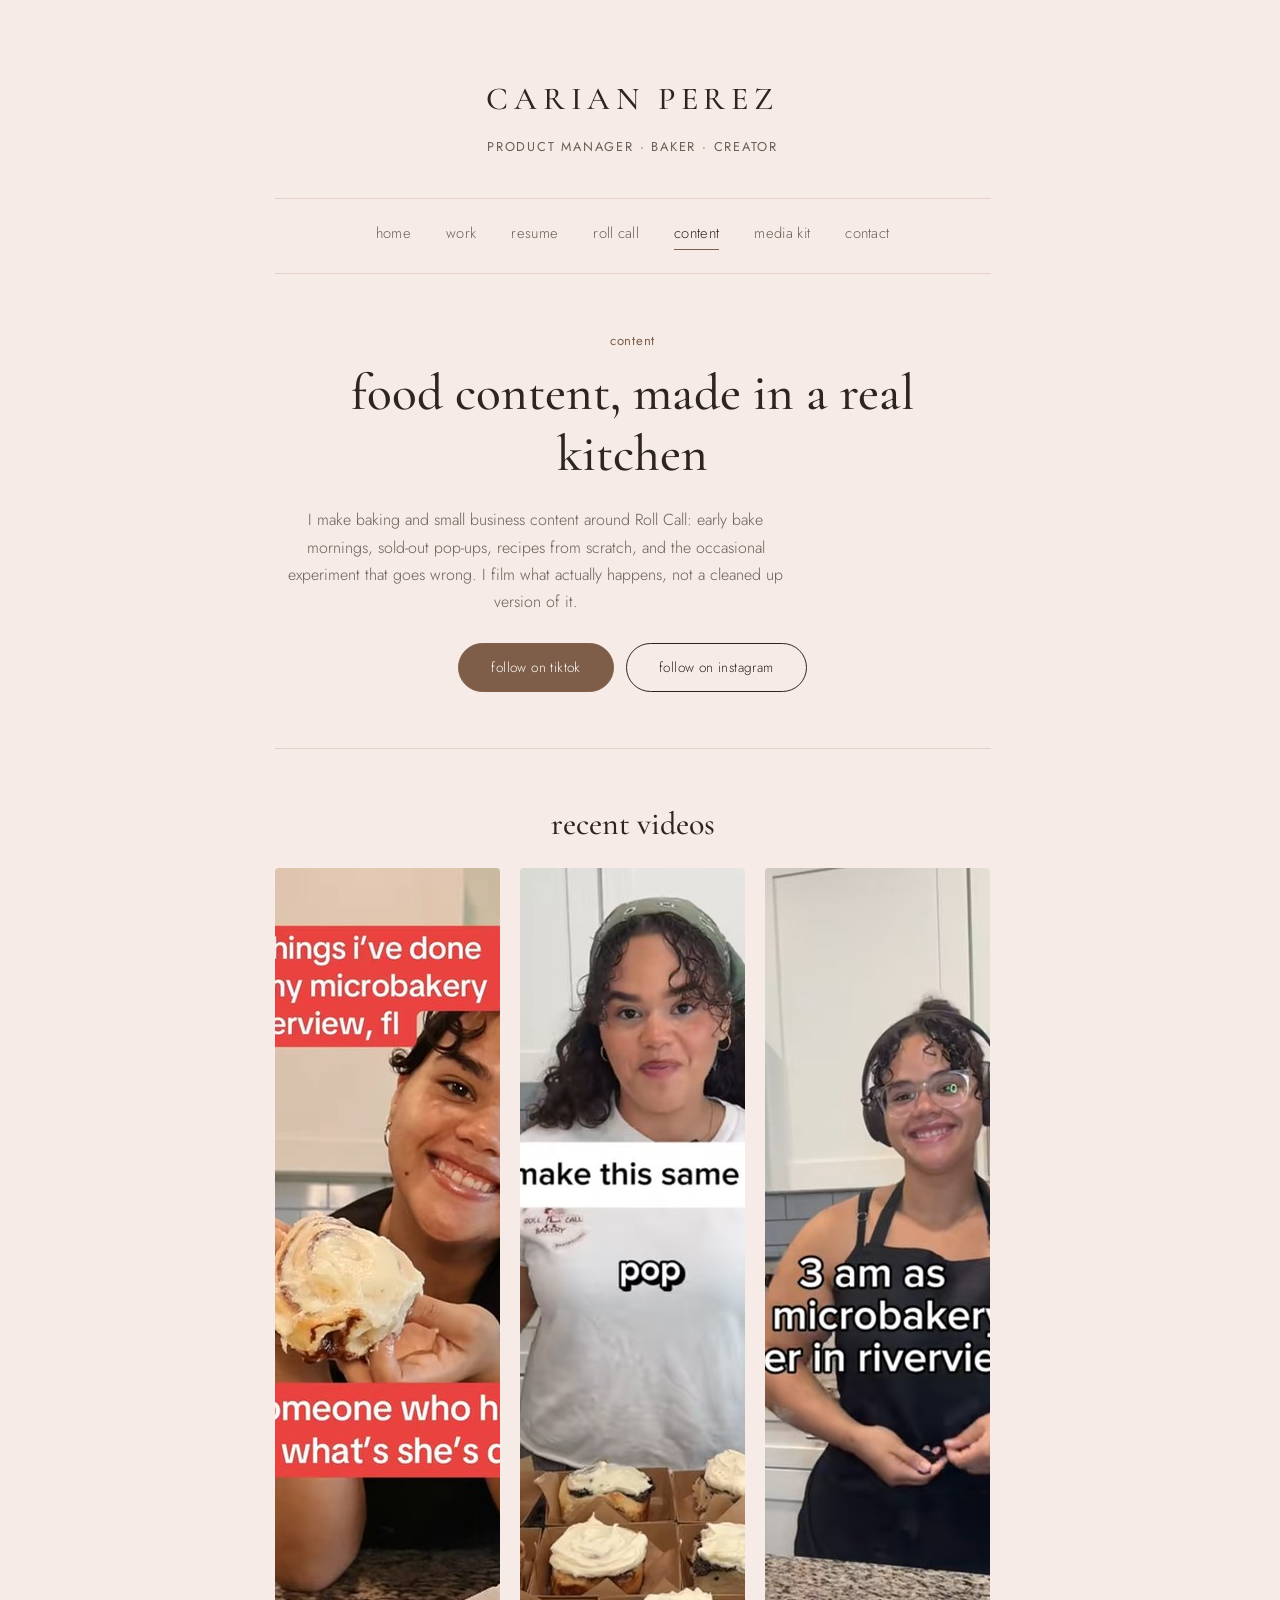
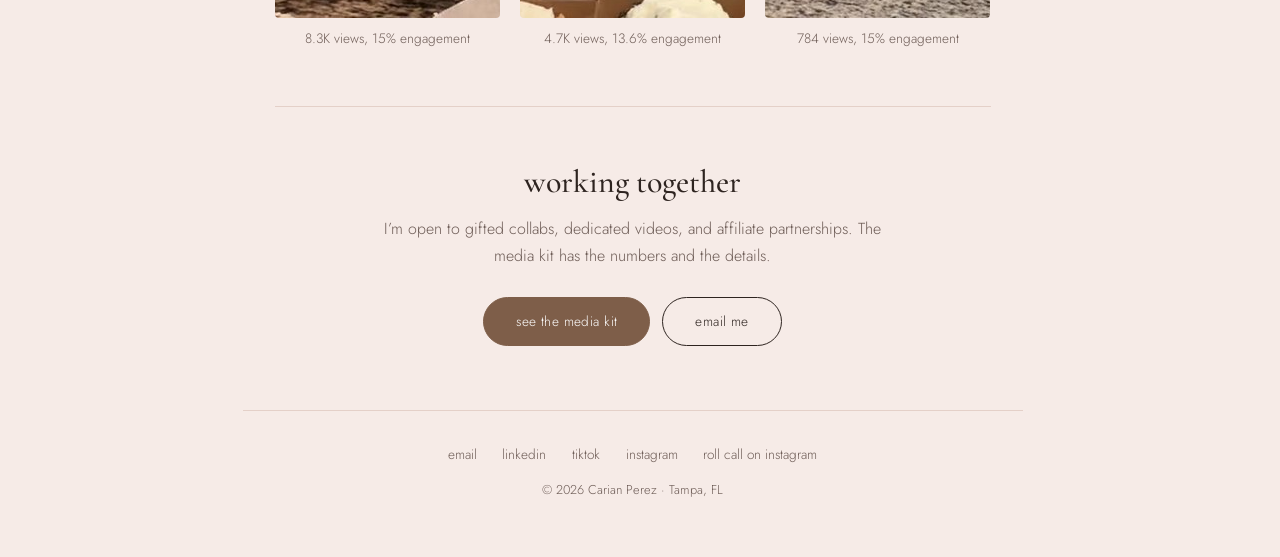
<file: ugc.html>
<!DOCTYPE html>
<html lang="en">
<head>
<meta charset="UTF-8">
<meta name="viewport" content="width=device-width, initial-scale=1.0">
<title>Content | Carian Perez</title>
<meta name="description" content="Food and baking content from a real kitchen in Tampa, FL: early bake mornings, pop-ups, and recipes from scratch.">
<meta property="og:title" content="Content | Carian Perez">
<meta property="og:description" content="Food and baking content from a real kitchen in Tampa, FL: early bake mornings, pop-ups, and recipes from scratch.">
<meta property="og:type" content="website">
<meta property="og:image" content="https://carianperez.github.io/images/reel-1.jpg">
<meta name="theme-color" content="#F6EBE7">
<link rel="icon" href="data:image/svg+xml,%3Csvg xmlns='http://www.w3.org/2000/svg' viewBox='0 0 64 64'%3E%3Crect width='64' height='64' rx='14' fill='%23F6EBE7'/%3E%3Ctext x='32' y='43' font-family='Georgia,serif' font-size='30' text-anchor='middle' fill='%237C5568'%3ECP%3C/text%3E%3C/svg%3E">
<link rel="preconnect" href="https://fonts.googleapis.com">
<link rel="preconnect" href="https://fonts.gstatic.com" crossorigin>
<link href="https://fonts.googleapis.com/css2?family=Cormorant+Garamond:ital,wght@0,400;0,500;0,600;1,400;1,500&family=Jost:wght@300;400;500&display=swap" rel="stylesheet">
<link rel="stylesheet" href="style.css">
</head>
<body class="theme-content">
<a class="skip" href="#main">Skip to content</a>
<div class="wrap">

  <header class="mark">
    <a class="name" href="index.html">Carian Perez</a>
    <div class="tagline">product manager &middot; baker &middot; creator</div>
  </header>

  <nav class="topnav" aria-label="Main">
    <a href="index.html">home</a>
    <a href="work.html">work</a>
    <a href="resume.html">resume</a>
    <a href="bakery.html">roll call</a>
    <a href="ugc.html" aria-current="page">content</a>
    <a href="mediakit.html">media kit</a>
    <a href="contact.html">contact</a>
  </nav>

  <main id="main">
    <section class="intro">
      <div class="eyebrow">content</div>
      <h1>food content, made in a real kitchen</h1>
      <p>I make baking and small business content around Roll Call: early bake mornings, sold-out pop-ups, recipes from scratch, and the occasional experiment that goes wrong. I film what actually happens, not a cleaned up version of it.</p>
      <div class="cta-row">
        <a class="btn filled" href="https://www.tiktok.com/@carianperez" target="_blank" rel="noopener">follow on tiktok</a>
        <a class="btn" href="https://instagram.com/creating.cari" target="_blank" rel="noopener">follow on instagram</a>
      </div>
    </section>

    <section>
      <hr class="divider">
      <h2 class="section-title">recent videos</h2>
      <div class="reels">
        <figure><img src="images/reel-1.jpg" alt="Still from a video of Cari holding up a cinnamon roll, with the text: unhinged things i&rsquo;ve done to market my microbakery in riverview, fl" width="600" height="750" loading="lazy" decoding="async"><figcaption>8.3K views, 15% engagement</figcaption></figure>
        <figure><img src="images/reel-2.jpg" alt="Still from a video of Cari in her kitchen in front of trays of iced cinnamon rolls, with the text: don&rsquo;t make this same mistake" width="600" height="750" loading="lazy" decoding="async"><figcaption>4.7K views, 13.6% engagement</figcaption></figure>
        <figure><img src="images/reel-3.jpg" alt="Still from a video of Cari in her kitchen wearing an apron and headphones, with the text: 3 am as a microbakery owner in riverview, fl" width="600" height="750" loading="lazy" decoding="async"><figcaption>784 views, 15% engagement</figcaption></figure>
      </div>
    </section>

    <hr class="divider">

    <section class="center">
      <h2>working together</h2>
      <p>I&rsquo;m open to gifted collabs, dedicated videos, and affiliate partnerships. The media kit has the numbers and the details.</p>
      <div class="cta-row">
        <a class="btn filled" href="mediakit.html">see the media kit</a>
        <a class="btn" href="mailto:carianperez08@gmail.com">email me</a>
      </div>
    </section>
  </main>

</div>

<footer class="site-footer">
  <div class="links">
    <a href="mailto:carianjperez@gmail.com">email</a>
    <a href="https://www.linkedin.com/in/CarianPerez" target="_blank" rel="noopener">linkedin</a>
    <a href="https://www.tiktok.com/@carianperez" target="_blank" rel="noopener">tiktok</a>
    <a href="https://instagram.com/creating.cari" target="_blank" rel="noopener">instagram</a>
    <a href="https://instagram.com/eatrollcall" target="_blank" rel="noopener">roll call on instagram</a>
  </div>
  <p>&copy; 2026 Carian Perez &middot; Tampa, FL</p>
</footer>
</body>
</html>
</file>
<file: style.css>
:root {
  --paper: #F6EBE7;
  --ink: #2E2420;
  --ink-soft: #6E5D57;
  --line: #E4D0C8;
  --resume: #7C5568;
  --bakery: #6B2036;
  --content: #7E5E49;
  --kit: #8B4A58;
  --accent: var(--kit);
}

.theme-resume { --accent: var(--resume); }
.theme-bakery { --accent: var(--bakery); }
.theme-content { --accent: var(--content); }
.theme-kit { --accent: var(--kit); }

* { box-sizing: border-box; }

html { scroll-behavior: smooth; scrollbar-gutter: stable; }

body {
  margin: 0;
  background: var(--paper);
  color: var(--ink);
  font-family: 'Jost', -apple-system, 'Segoe UI', sans-serif;
  font-weight: 300;
  font-size: 16px;
  line-height: 1.7;
}

h1, h2, h3 {
  font-family: 'Cormorant Garamond', Georgia, serif;
  font-weight: 500;
  line-height: 1.2;
  margin: 0 0 0.4em 0;
  color: var(--ink);
}

h1 { font-size: 3.2rem; }
h2 { font-size: 2rem; }
h3 { font-size: 1.2rem; font-family: 'Jost', sans-serif; font-weight: 500; letter-spacing: 0.01em; }

p { margin: 0 0 1.2em 0; color: var(--ink-soft); max-width: 58ch; }

a { color: var(--accent); }

:focus-visible { outline: 2px solid var(--accent); outline-offset: 3px; }

.skip {
  position: absolute;
  left: -999px;
  top: 0;
  background: var(--ink);
  color: var(--paper);
  padding: 0.5rem 1rem;
  z-index: 10;
}
.skip:focus { left: 0; }

.wrap {
  max-width: 780px;
  margin: 0 auto;
  padding: 4.5rem 2rem 4rem;
}

/* header */
.mark { text-align: center; margin-bottom: 2.5rem; }

.mark .name {
  display: inline-block;
  font-family: 'Cormorant Garamond', serif;
  font-size: 2rem;
  font-weight: 500;
  letter-spacing: 0.18em;
  text-transform: uppercase;
  color: var(--ink);
  text-decoration: none;
  margin-bottom: 0.3em;
}

.mark .tagline {
  font-size: 0.8rem;
  letter-spacing: 0.14em;
  text-transform: uppercase;
  color: var(--ink-soft);
  font-weight: 400;
}

nav.topnav {
  display: flex;
  justify-content: center;
  gap: 0.6rem 2.2rem;
  padding: 1.4rem 0;
  border-top: 1px solid var(--line);
  border-bottom: 1px solid var(--line);
  margin-bottom: 3.5rem;
  flex-wrap: wrap;
}

nav.topnav a {
  text-decoration: none;
  color: var(--ink-soft);
  font-size: 0.92rem;
  text-transform: lowercase;
  letter-spacing: 0.02em;
  transition: color 0.15s ease;
}
nav.topnav a:hover { color: var(--ink); }
nav.topnav a[aria-current="page"] {
  color: var(--ink);
  border-bottom: 1px solid var(--accent);
  padding-bottom: 3px;
}

/* shared bits */
.eyebrow {
  font-size: 0.82rem;
  text-transform: lowercase;
  letter-spacing: 0.06em;
  color: var(--accent);
  margin-bottom: 0.7rem;
  font-weight: 400;
}

.center { text-align: center; }
.center p { margin-left: auto; margin-right: auto; }

.divider { height: 1px; background: var(--line); margin: 3.5rem 0; border: none; }

.section-title { text-align: center; margin-bottom: 1.5rem; }

.intro { text-align: center; margin-bottom: 2.5rem; }

.btn {
  display: inline-block;
  padding: 0.75rem 2rem;
  border: 1px solid var(--ink);
  border-radius: 999px;
  color: var(--ink);
  text-decoration: none;
  font-size: 0.85rem;
  text-transform: lowercase;
  letter-spacing: 0.03em;
  transition: background 0.15s ease, color 0.15s ease;
}
.btn:hover { background: var(--ink); color: var(--paper); }

.btn.filled { background: var(--accent); border-color: var(--accent); color: #fff; }
.btn.filled:hover { background: var(--ink); border-color: var(--ink); color: #fff; }

.cta-row {
  display: flex;
  gap: 0.75rem;
  justify-content: center;
  flex-wrap: wrap;
  margin-top: 1.75rem;
}

.pill-row { display: flex; gap: 0.6rem; flex-wrap: wrap; justify-content: center; margin: 1.5rem 0 0; }
.pill {
  border: 1px solid var(--line);
  border-radius: 999px;
  padding: 0.3rem 1rem;
  font-size: 0.78rem;
  color: var(--ink-soft);
  text-transform: lowercase;
}

/* home hero */
.hero-flex { display: flex; align-items: center; gap: 3rem; text-align: left; }
.hero-flex .hero-text { flex: 1; min-width: 0; }
.hero-flex .hero-text p { margin-left: 0; margin-right: 0; }
.hero-flex .hero-photo { flex-shrink: 0; }
.hero-flex .hero-photo img {
  width: 280px;
  height: 340px;
  object-fit: cover;
  object-position: center 20%;
  border-radius: 6px;
  border: 1px solid var(--line);
  box-shadow: 0 16px 32px -18px rgba(46, 36, 32, 0.35);
  display: block;
}

/* link tiles */
.tiles { display: grid; grid-template-columns: 1fr 1fr; gap: 1.25rem; }
.tile {
  display: block;
  padding: 1.9rem 1.5rem;
  border: 1px solid var(--line);
  border-radius: 4px;
  text-decoration: none;
  color: inherit;
  text-align: center;
  transition: border-color 0.15s ease, background 0.15s ease;
}
.tile:hover { border-color: var(--tile-accent); background: rgba(255, 255, 255, 0.45); }
.tile .eyebrow { color: var(--tile-accent); }
.tile h3 { font-family: 'Cormorant Garamond', serif; font-size: 1.6rem; font-weight: 500; }
.tile p { margin: 0 auto; font-size: 0.95rem; }

/* resume */
.entry { padding: 1.6rem 0; border-bottom: 1px solid var(--line); }
.entry:last-child { border-bottom: none; }
.entry h3 { margin-bottom: 0.15em; }
.entry .meta {
  font-family: 'Cormorant Garamond', serif;
  font-style: italic;
  font-size: 1.05rem;
  color: var(--ink-soft);
  margin-bottom: 0.8em;
}
.entry ul { margin: 0; padding-left: 1.1em; color: var(--ink-soft); }
.entry li { margin-bottom: 0.55em; }
.entry li::marker { color: var(--accent); }
.entry p { margin-bottom: 0; }

/* bakery */
.lineup { list-style: none; padding: 0; margin: 0; }
.lineup li {
  display: flex;
  justify-content: space-between;
  align-items: baseline;
  gap: 1.5rem;
  padding: 1.1rem 0;
  border-bottom: 1px solid var(--line);
}
.lineup li:first-child { border-top: 1px solid var(--line); }
.lineup .text { flex: 1; color: var(--ink-soft); }
.lineup .item { font-family: 'Cormorant Garamond', serif; font-size: 1.55rem; font-weight: 500; color: var(--ink); line-height: 1.2; }

.gallery { display: grid; grid-template-columns: 1fr 1fr; gap: 1.5rem; }
.gallery figure { margin: 0; }
.gallery img { width: 100%; height: 280px; object-fit: cover; display: block; border-radius: 4px; }

.info-grid { display: grid; grid-template-columns: 1fr 1fr; gap: 1.25rem; }
.info { padding: 1.6rem 0; border-top: 1px solid var(--line); }
.info p:last-child { margin-bottom: 0; }

.fine { font-size: 0.85rem; text-align: center; margin: 2.5rem auto 0; }

/* footer */
.site-footer {
  max-width: 780px;
  margin: 0 auto;
  padding: 2rem 2rem 3.5rem;
  border-top: 1px solid var(--line);
  text-align: center;
  font-size: 0.85rem;
  color: var(--ink-soft);
}
.site-footer .links { display: flex; gap: 0.4rem 1.6rem; justify-content: center; flex-wrap: wrap; margin-bottom: 0.8rem; }
.site-footer a { color: var(--ink-soft); text-decoration: none; text-transform: lowercase; }
.site-footer a:hover { color: var(--ink); text-decoration: underline; }
.site-footer p { margin: 0 auto; max-width: none; font-size: 0.8rem; }

@media (max-width: 700px) {
  .wrap { padding: 3rem 1.25rem 3rem; }
  .site-footer { padding: 2rem 1.25rem 3rem; }
  h1 { font-size: 2.3rem; }
  h2 { font-size: 1.7rem; }
  .mark .name { font-size: 1.6rem; }
  .hero-flex { flex-direction: column-reverse; text-align: center; gap: 2rem; }
  .hero-flex .hero-text p { margin-left: auto; margin-right: auto; }
  .hero-flex .hero-photo img { width: 100%; max-width: 320px; height: 360px; margin: 0 auto; }
  .tiles, .gallery, .info-grid { grid-template-columns: 1fr; }
}

.cta-row.left { justify-content: flex-start; }
.info-grid .info h3 { margin-bottom: 0.3em; }
.info a { word-break: break-word; }
@media (max-width: 700px) {
  .cta-row.left { justify-content: center; }
}

/* ---- v2 additions ---- */
.brand-logo { display: block; width: min(250px, 68%); height: auto; margin: 0 auto 1.75rem; }

.lineup .price { font-family: 'Cormorant Garamond', serif; font-size: 1.5rem; color: var(--accent); min-width: 2.4rem; text-align: right; }

.gallery img { height: auto; aspect-ratio: 1 / 1; object-fit: cover; }

.reels { display: grid; grid-template-columns: repeat(3, 1fr); gap: 1.25rem; }
.reels figure { margin: 0; }
.reels img { width: 100%; aspect-ratio: 4 / 5; object-fit: cover; display: block; border-radius: 4px; }
.reels figcaption { font-size: 0.85rem; color: var(--ink-soft); margin-top: 0.6rem; text-align: center; }

.subtitle { font-family: 'Cormorant Garamond', serif; font-style: italic; font-size: 1.4rem; color: var(--ink-soft); margin: -0.2rem 0 1rem; max-width: none; }

.stats { display: grid; grid-template-columns: repeat(4, 1fr); border-top: 1px solid var(--line); border-bottom: 1px solid var(--line); text-align: center; }
.stat { padding: 1.7rem 0.5rem; }
.stat + .stat { border-left: 1px solid var(--line); }
.stat .num { font-family: 'Cormorant Garamond', serif; font-size: 2.9rem; line-height: 1; color: var(--accent); }
.stat .label { font-size: 0.82rem; color: var(--ink-soft); text-transform: lowercase; letter-spacing: 0.04em; margin-top: 0.5rem; }

.info .pill-row { justify-content: flex-start; margin: 0.4rem 0 0; }
.info-grid .info p { margin-bottom: 0.6em; }

@media (max-width: 700px) {
  .reels { display: flex; overflow-x: auto; scroll-snap-type: x mandatory; gap: 1rem; padding-bottom: 0.6rem; }
  .reels figure { flex: 0 0 68%; scroll-snap-align: start; }
  .stats { grid-template-columns: 1fr 1fr; }
  .stat + .stat { border-left: none; }
  .stat:nth-child(even) { border-left: 1px solid var(--line); }
  .stat:nth-child(n+3) { border-top: 1px solid var(--line); }
}

.stats + .fine { margin-top: 1rem; }

/* ---- work page ---- */
.case-head { margin-bottom: 1.5rem; }
.case-head h2 { margin: 0; }
.case dl { display: grid; grid-template-columns: 9.5rem 1fr; gap: 1.4rem 1.75rem; margin: 0; }
.case dt { font-size: 0.82rem; text-transform: lowercase; letter-spacing: 0.06em; color: var(--accent); font-weight: 500; padding-top: 0.35rem; }
.case dd { margin: 0; }
.case dd p { max-width: 60ch; }
.case dd p:last-child { margin-bottom: 0; }
.case dd.result p { color: var(--ink); font-size: 1.05rem; }
.case-links { font-size: 0.95rem; margin: 1.75rem 0 0; }
.shot { margin: 2rem 0 0; }
.shot img { width: 100%; height: auto; display: block; border: 1px solid var(--line); border-radius: 4px; }
@media (max-width: 700px) {
  .case dl { grid-template-columns: 1fr; gap: 0.15rem; }
  .case dd { margin-bottom: 1.2rem; }
}
</file>
